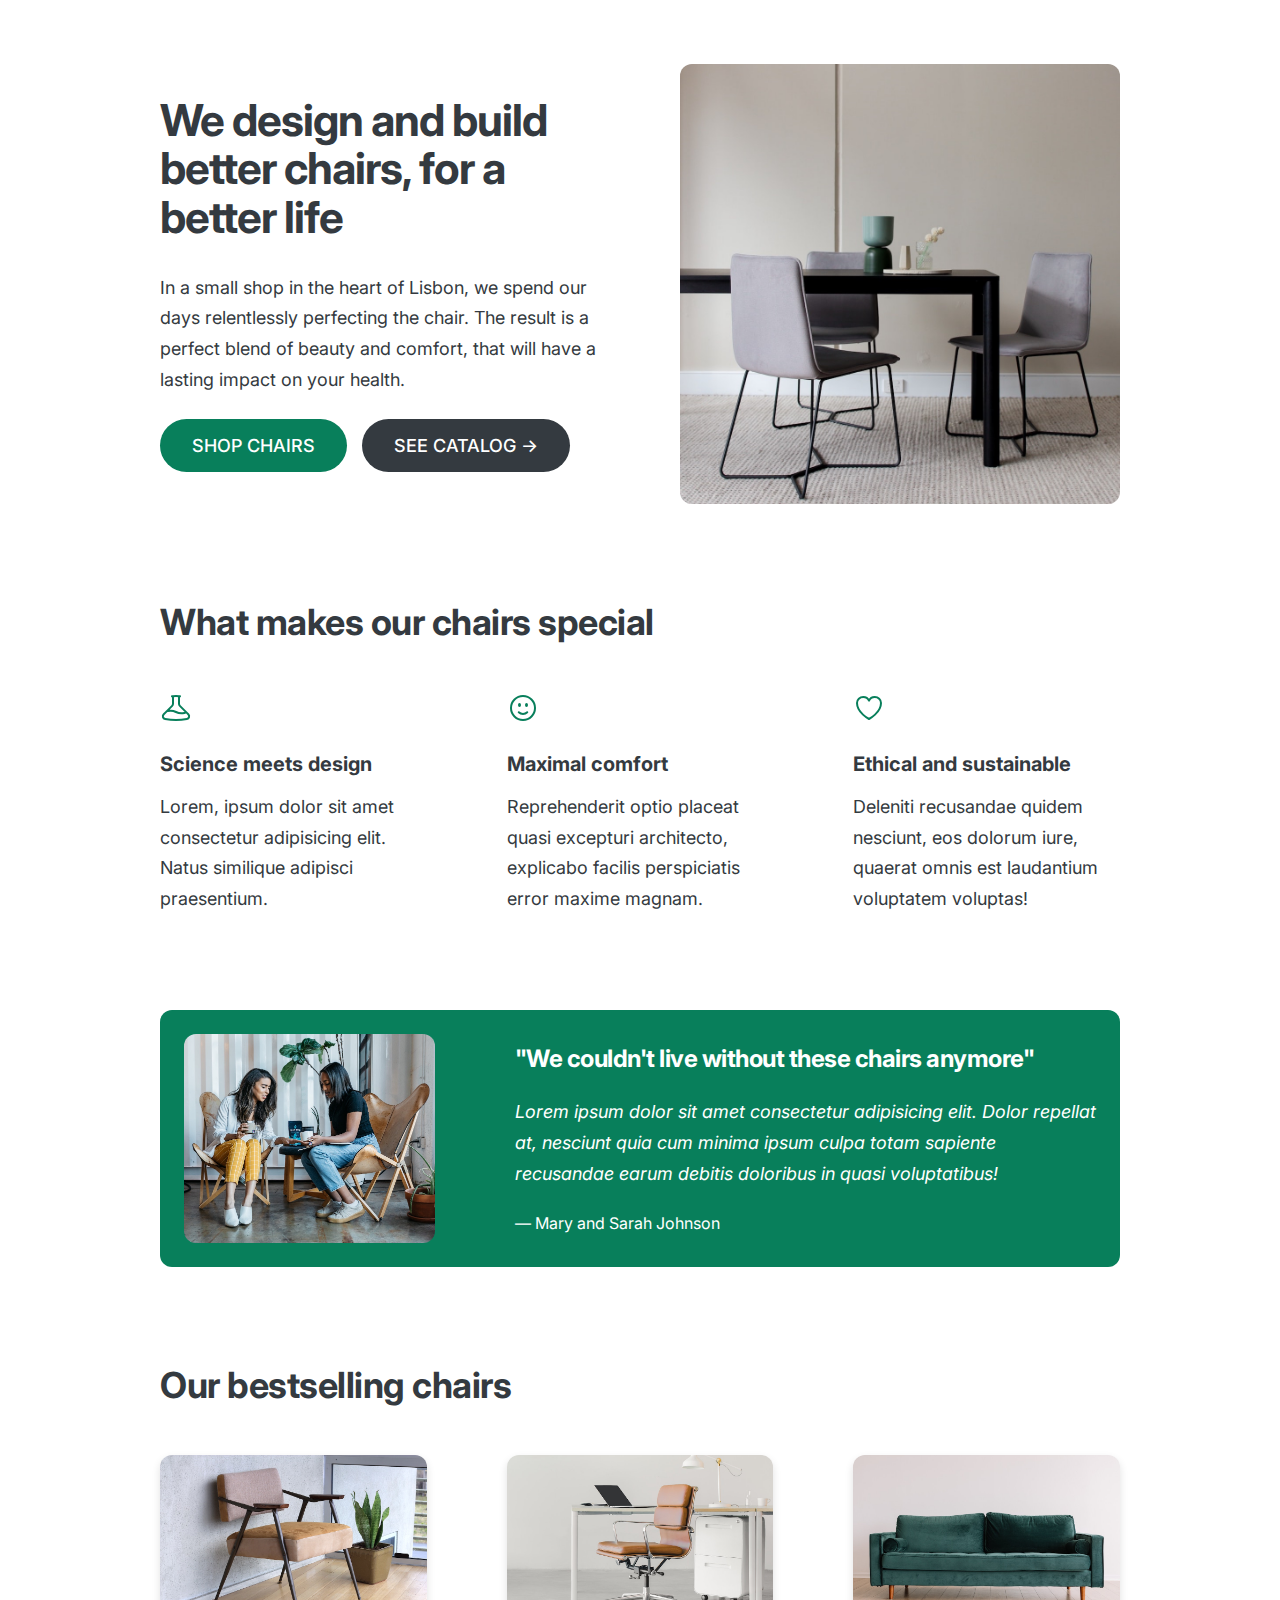
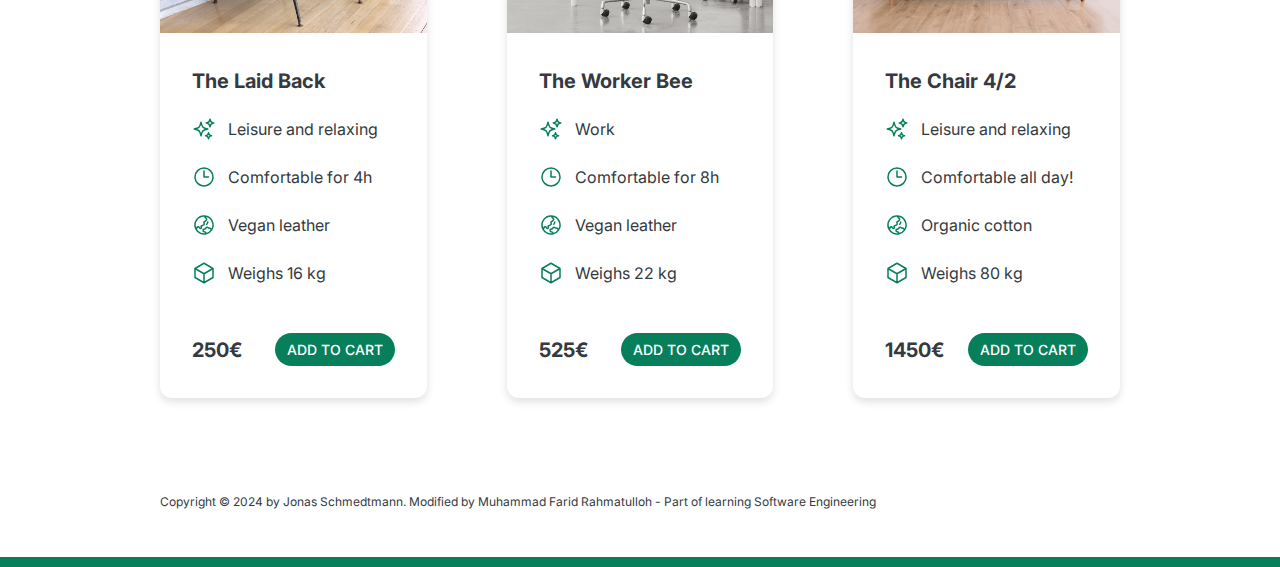
<file: index.html>
<!DOCTYPE html>
<html lang="en">
  <head>
    <meta charset="UTF-8" />
    <meta http-equiov="X-UA-Compatible" content="IE=edge" />
    <meta name="viewport" content="width=device-width, initial-scale=1.0" />
    <link rel="preconnect" href="https://fonts.googleapis.com" />
    <link rel="preconnect" href="https://fonts.gstatic.com" crossorigin />
    <link
      href="https://fonts.googleapis.com/css2?family=Inter:ital,opsz,wght@0,14..32,100..900;1,14..32,100..900&display=swap"
      rel="stylesheet"
    />
    <link rel="stylesheet" href="style.css" />
    <title>Lisbon Chair Shop</title>
  </head>
  <body>
    <div class="container">
      <header>
        <div class="header-text-box">
          <h1>We design and build better chairs, for a better life</h1>
          <p class="header-text">
            In a small shop in the heart of Lisbon, we spend our days
            relentlessly perfecting the chair. The result is a perfect blend of
            beauty and comfort, that will have a lasting impact on your health.
          </p>
          <div class="btn-header">
            <a class="btn btn-green btn--big" href="#">Shop chairs</a>
            <a class="btn btn-black btn--big" href="#">See Catalog &rarr;</a>
          </div>
        </div>
        <img src="img/hero.jpg" alt="Photo" />
      </header>

      <section>
        <h2>What makes our chairs special</h2>
        <div class="grid-3-cols">
          <div>
            <svg
              xmlns="http://www.w3.org/2000/svg"
              fill="none"
              viewBox="0 0 24 24"
              stroke-width="1.5"
              stroke="currentColor"
              class="features-icon"
            >
              <path
                stroke-linecap="round"
                stroke-linejoin="round"
                d="M9.75 3.104v5.714a2.25 2.25 0 0 1-.659 1.591L5 14.5M9.75 3.104c-.251.023-.501.05-.75.082m.75-.082a24.301 24.301 0 0 1 4.5 0m0 0v5.714c0 .597.237 1.17.659 1.591L19.8 15.3M14.25 3.104c.251.023.501.05.75.082M19.8 15.3l-1.57.393A9.065 9.065 0 0 1 12 15a9.065 9.065 0 0 0-6.23-.693L5 14.5m14.8.8 1.402 1.402c1.232 1.232.65 3.318-1.067 3.611A48.309 48.309 0 0 1 12 21c-2.773 0-5.491-.235-8.135-.687-1.718-.293-2.3-2.379-1.067-3.61L5 14.5"
              />
            </svg>

            <p class="features-title"><strong>Science meets design</strong></p>
            <p class="features-text">
              Lorem, ipsum dolor sit amet consectetur adipisicing elit. Natus
              similique adipisci praesentium.
            </p>
          </div>

          <div>
            <svg
              xmlns="http://www.w3.org/2000/svg"
              fill="none"
              viewBox="0 0 24 24"
              stroke-width="1.5"
              stroke="currentColor"
              class="features-icon"
            >
              <path
                stroke-linecap="round"
                stroke-linejoin="round"
                d="M15.182 15.182a4.5 4.5 0 0 1-6.364 0M21 12a9 9 0 1 1-18 0 9 9 0 0 1 18 0ZM9.75 9.75c0 .414-.168.75-.375.75S9 10.164 9 9.75 9.168 9 9.375 9s.375.336.375.75Zm-.375 0h.008v.015h-.008V9.75Zm5.625 0c0 .414-.168.75-.375.75s-.375-.336-.375-.75.168-.75.375-.75.375.336.375.75Zm-.375 0h.008v.015h-.008V9.75Z"
              />
            </svg>

            <p class="features-title">
              <strong>Maximal comfort</strong>
            </p>
            <p class="features-text">
              Reprehenderit optio placeat quasi excepturi architecto, explicabo
              facilis perspiciatis error maxime magnam.
            </p>
          </div>

          <div>
            <svg
              xmlns="http://www.w3.org/2000/svg"
              fill="none"
              viewBox="0 0 24 24"
              stroke-width="1.5"
              stroke="currentColor"
              class="features-icon"
            >
              <path
                stroke-linecap="round"
                stroke-linejoin="round"
                d="M21 8.25c0-2.485-2.099-4.5-4.688-4.5-1.935 0-3.597 1.126-4.312 2.733-.715-1.607-2.377-2.733-4.313-2.733C5.1 3.75 3 5.765 3 8.25c0 7.22 9 12 9 12s9-4.78 9-12Z"
              />
            </svg>

            <p class="features-title">
              <strong>Ethical and sustainable</strong>
            </p>
            <p class="features-text">
              Deleniti recusandae quidem nesciunt, eos dolorum iure, quaerat
              omnis est laudantium voluptatem voluptas!
            </p>
          </div>
        </div>
      </section>

      <section class="testimonial-section">
        <div class="grid-3-cols">
          <img src="img/customers.jpg" alt="People sitting on chairs" />
          <div class="testimonial-box">
            <h2>"We couldn't live without these chairs anymore"</h2>
            <blockquote class="testimonial-text">
              Lorem ipsum dolor sit amet consectetur adipisicing elit. Dolor
              repellat at, nesciunt quia cum minima ipsum culpa totam sapiente
              recusandae earum debitis doloribus in quasi voluptatibus!
            </blockquote>
            <p class="testimonial-author">&mdash; Mary and Sarah Johnson</p>
          </div>
        </div>
      </section>

      <section>
        <h2>Our bestselling chairs</h2>
        <div class="grid-3-cols">
          <figure class="chair">
            <img src="img/chair-1.jpg" alt="Chair" />
            <div class="chair-box">
              <h3>The Laid Back</h3>
              <ul class="chair-details">
                <li>
                  <svg
                    xmlns="http://www.w3.org/2000/svg"
                    fill="none"
                    viewBox="0 0 24 24"
                    stroke-width="1.5"
                    stroke="currentColor"
                    class="chair-icon"
                  >
                    <path
                      stroke-linecap="round"
                      stroke-linejoin="round"
                      d="M9.813 15.904 9 18.75l-.813-2.846a4.5 4.5 0 0 0-3.09-3.09L2.25 12l2.846-.813a4.5 4.5 0 0 0 3.09-3.09L9 5.25l.813 2.846a4.5 4.5 0 0 0 3.09 3.09L15.75 12l-2.846.813a4.5 4.5 0 0 0-3.09 3.09ZM18.259 8.715 18 9.75l-.259-1.035a3.375 3.375 0 0 0-2.455-2.456L14.25 6l1.036-.259a3.375 3.375 0 0 0 2.455-2.456L18 2.25l.259 1.035a3.375 3.375 0 0 0 2.456 2.456L21.75 6l-1.035.259a3.375 3.375 0 0 0-2.456 2.456ZM16.894 20.567 16.5 21.75l-.394-1.183a2.25 2.25 0 0 0-1.423-1.423L13.5 18.75l1.183-.394a2.25 2.25 0 0 0 1.423-1.423l.394-1.183.394 1.183a2.25 2.25 0 0 0 1.423 1.423l1.183.394-1.183.394a2.25 2.25 0 0 0-1.423 1.423Z"
                    />
                  </svg>
                  <!-- Span is a generic INLINE text element, it doesn't have any meaning. It's like a div element, but inline -->
                  <span>Leisure and relaxing</span>
                </li>
                <li>
                  <svg
                    xmlns="http://www.w3.org/2000/svg"
                    fill="none"
                    viewBox="0 0 24 24"
                    stroke-width="1.5"
                    stroke="currentColor"
                    class="chair-icon"
                  >
                    <path
                      stroke-linecap="round"
                      stroke-linejoin="round"
                      d="M12 6v6h4.5m4.5 0a9 9 0 1 1-18 0 9 9 0 0 1 18 0Z"
                    />
                  </svg>

                  <span>Comfortable for 4h</span>
                </li>
                <li>
                  <svg
                    xmlns="http://www.w3.org/2000/svg"
                    fill="none"
                    viewBox="0 0 24 24"
                    stroke-width="1.5"
                    stroke="currentColor"
                    class="chair-icon"
                  >
                    <path
                      stroke-linecap="round"
                      stroke-linejoin="round"
                      d="M12.75 3.03v.568c0 .334.148.65.405.864l1.068.89c.442.369.535 1.01.216 1.49l-.51.766a2.25 2.25 0 0 1-1.161.886l-.143.048a1.107 1.107 0 0 0-.57 1.664c.369.555.169 1.307-.427 1.605L9 13.125l.423 1.059a.956.956 0 0 1-1.652.928l-.679-.906a1.125 1.125 0 0 0-1.906.172L4.5 15.75l-.612.153M12.75 3.031a9 9 0 0 0-8.862 12.872M12.75 3.031a9 9 0 0 1 6.69 14.036m0 0-.177-.529A2.25 2.25 0 0 0 17.128 15H16.5l-.324-.324a1.453 1.453 0 0 0-2.328.377l-.036.073a1.586 1.586 0 0 1-.982.816l-.99.282c-.55.157-.894.702-.8 1.267l.073.438c.08.474.49.821.97.821.846 0 1.598.542 1.865 1.345l.215.643m5.276-3.67a9.012 9.012 0 0 1-5.276 3.67m0 0a9 9 0 0 1-10.275-4.835M15.75 9c0 .896-.393 1.7-1.016 2.25"
                    />
                  </svg>
                  <span>Vegan leather</span>
                </li>
                <li>
                  <svg
                    xmlns="http://www.w3.org/2000/svg"
                    fill="none"
                    viewBox="0 0 24 24"
                    stroke-width="1.5"
                    stroke="currentColor"
                    class="chair-icon"
                  >
                    <path
                      stroke-linecap="round"
                      stroke-linejoin="round"
                      d="m21 7.5-9-5.25L3 7.5m18 0-9 5.25m9-5.25v9l-9 5.25M3 7.5l9 5.25M3 7.5v9l9 5.25m0-9v9"
                    />
                  </svg>

                  <span>Weighs 16 kg</span>
                </li>
              </ul>
              <div class="chair-price">
                <strong>250€</strong>
                <a href="#" class="btn btn-green btn--small">Add to cart</a>
              </div>
            </div>
          </figure>

          <figure class="chair">
            <img src="img/chair-2.jpg" alt="Chair" />
            <div class="chair-box">
              <h3>The Worker Bee</h3>
              <ul class="chair-details">
                <li>
                  <svg
                    xmlns="http://www.w3.org/2000/svg"
                    fill="none"
                    viewBox="0 0 24 24"
                    stroke-width="1.5"
                    stroke="currentColor"
                    class="chair-icon"
                  >
                    <path
                      stroke-linecap="round"
                      stroke-linejoin="round"
                      d="M9.813 15.904 9 18.75l-.813-2.846a4.5 4.5 0 0 0-3.09-3.09L2.25 12l2.846-.813a4.5 4.5 0 0 0 3.09-3.09L9 5.25l.813 2.846a4.5 4.5 0 0 0 3.09 3.09L15.75 12l-2.846.813a4.5 4.5 0 0 0-3.09 3.09ZM18.259 8.715 18 9.75l-.259-1.035a3.375 3.375 0 0 0-2.455-2.456L14.25 6l1.036-.259a3.375 3.375 0 0 0 2.455-2.456L18 2.25l.259 1.035a3.375 3.375 0 0 0 2.456 2.456L21.75 6l-1.035.259a3.375 3.375 0 0 0-2.456 2.456ZM16.894 20.567 16.5 21.75l-.394-1.183a2.25 2.25 0 0 0-1.423-1.423L13.5 18.75l1.183-.394a2.25 2.25 0 0 0 1.423-1.423l.394-1.183.394 1.183a2.25 2.25 0 0 0 1.423 1.423l1.183.394-1.183.394a2.25 2.25 0 0 0-1.423 1.423Z"
                    />
                  </svg>
                  <span>Work</span>
                </li>
                <li>
                  <svg
                    xmlns="http://www.w3.org/2000/svg"
                    fill="none"
                    viewBox="0 0 24 24"
                    stroke-width="1.5"
                    stroke="currentColor"
                    class="chair-icon"
                  >
                    <path
                      stroke-linecap="round"
                      stroke-linejoin="round"
                      d="M12 6v6h4.5m4.5 0a9 9 0 1 1-18 0 9 9 0 0 1 18 0Z"
                    />
                  </svg>
                  <span>Comfortable for 8h</span>
                </li>
                <li>
                  <svg
                    xmlns="http://www.w3.org/2000/svg"
                    fill="none"
                    viewBox="0 0 24 24"
                    stroke-width="1.5"
                    stroke="currentColor"
                    class="chair-icon"
                  >
                    <path
                      stroke-linecap="round"
                      stroke-linejoin="round"
                      d="M12.75 3.03v.568c0 .334.148.65.405.864l1.068.89c.442.369.535 1.01.216 1.49l-.51.766a2.25 2.25 0 0 1-1.161.886l-.143.048a1.107 1.107 0 0 0-.57 1.664c.369.555.169 1.307-.427 1.605L9 13.125l.423 1.059a.956.956 0 0 1-1.652.928l-.679-.906a1.125 1.125 0 0 0-1.906.172L4.5 15.75l-.612.153M12.75 3.031a9 9 0 0 0-8.862 12.872M12.75 3.031a9 9 0 0 1 6.69 14.036m0 0-.177-.529A2.25 2.25 0 0 0 17.128 15H16.5l-.324-.324a1.453 1.453 0 0 0-2.328.377l-.036.073a1.586 1.586 0 0 1-.982.816l-.99.282c-.55.157-.894.702-.8 1.267l.073.438c.08.474.49.821.97.821.846 0 1.598.542 1.865 1.345l.215.643m5.276-3.67a9.012 9.012 0 0 1-5.276 3.67m0 0a9 9 0 0 1-10.275-4.835M15.75 9c0 .896-.393 1.7-1.016 2.25"
                    />
                  </svg>
                  <span>Vegan leather</span>
                </li>
                <li>
                  <svg
                    xmlns="http://www.w3.org/2000/svg"
                    fill="none"
                    viewBox="0 0 24 24"
                    stroke-width="1.5"
                    stroke="currentColor"
                    class="chair-icon"
                  >
                    <path
                      stroke-linecap="round"
                      stroke-linejoin="round"
                      d="m21 7.5-9-5.25L3 7.5m18 0-9 5.25m9-5.25v9l-9 5.25M3 7.5l9 5.25M3 7.5v9l9 5.25m0-9v9"
                    />
                  </svg>
                  <span>Weighs 22 kg</span>
                </li>
              </ul>
              <div class="chair-price">
                <strong>525€</strong>
                <a href="#" class="btn btn-green btn--small">Add to cart</a>
              </div>
            </div>
          </figure>

          <figure class="chair">
            <img src="img/chair-3.jpg" alt="Chair" />
            <div class="chair-box">
              <h3>The Chair 4/2</h3>
              <ul class="chair-details">
                <li>
                  <svg
                    xmlns="http://www.w3.org/2000/svg"
                    fill="none"
                    viewBox="0 0 24 24"
                    stroke-width="1.5"
                    stroke="currentColor"
                    class="chair-icon"
                  >
                    <path
                      stroke-linecap="round"
                      stroke-linejoin="round"
                      d="M9.813 15.904 9 18.75l-.813-2.846a4.5 4.5 0 0 0-3.09-3.09L2.25 12l2.846-.813a4.5 4.5 0 0 0 3.09-3.09L9 5.25l.813 2.846a4.5 4.5 0 0 0 3.09 3.09L15.75 12l-2.846.813a4.5 4.5 0 0 0-3.09 3.09ZM18.259 8.715 18 9.75l-.259-1.035a3.375 3.375 0 0 0-2.455-2.456L14.25 6l1.036-.259a3.375 3.375 0 0 0 2.455-2.456L18 2.25l.259 1.035a3.375 3.375 0 0 0 2.456 2.456L21.75 6l-1.035.259a3.375 3.375 0 0 0-2.456 2.456ZM16.894 20.567 16.5 21.75l-.394-1.183a2.25 2.25 0 0 0-1.423-1.423L13.5 18.75l1.183-.394a2.25 2.25 0 0 0 1.423-1.423l.394-1.183.394 1.183a2.25 2.25 0 0 0 1.423 1.423l1.183.394-1.183.394a2.25 2.25 0 0 0-1.423 1.423Z"
                    />
                  </svg>
                  <span>Leisure and relaxing</span>
                </li>
                <li>
                  <svg
                    xmlns="http://www.w3.org/2000/svg"
                    fill="none"
                    viewBox="0 0 24 24"
                    stroke-width="1.5"
                    stroke="currentColor"
                    class="chair-icon"
                  >
                    <path
                      stroke-linecap="round"
                      stroke-linejoin="round"
                      d="M12 6v6h4.5m4.5 0a9 9 0 1 1-18 0 9 9 0 0 1 18 0Z"
                    />
                  </svg>
                  <span>Comfortable all day!</span>
                </li>
                <li>
                  <svg
                    xmlns="http://www.w3.org/2000/svg"
                    fill="none"
                    viewBox="0 0 24 24"
                    stroke-width="1.5"
                    stroke="currentColor"
                    class="chair-icon"
                  >
                    <path
                      stroke-linecap="round"
                      stroke-linejoin="round"
                      d="M12.75 3.03v.568c0 .334.148.65.405.864l1.068.89c.442.369.535 1.01.216 1.49l-.51.766a2.25 2.25 0 0 1-1.161.886l-.143.048a1.107 1.107 0 0 0-.57 1.664c.369.555.169 1.307-.427 1.605L9 13.125l.423 1.059a.956.956 0 0 1-1.652.928l-.679-.906a1.125 1.125 0 0 0-1.906.172L4.5 15.75l-.612.153M12.75 3.031a9 9 0 0 0-8.862 12.872M12.75 3.031a9 9 0 0 1 6.69 14.036m0 0-.177-.529A2.25 2.25 0 0 0 17.128 15H16.5l-.324-.324a1.453 1.453 0 0 0-2.328.377l-.036.073a1.586 1.586 0 0 1-.982.816l-.99.282c-.55.157-.894.702-.8 1.267l.073.438c.08.474.49.821.97.821.846 0 1.598.542 1.865 1.345l.215.643m5.276-3.67a9.012 9.012 0 0 1-5.276 3.67m0 0a9 9 0 0 1-10.275-4.835M15.75 9c0 .896-.393 1.7-1.016 2.25"
                    />
                  </svg>
                  <span>Organic cotton</span>
                </li>
                <li>
                  <svg
                    xmlns="http://www.w3.org/2000/svg"
                    fill="none"
                    viewBox="0 0 24 24"
                    stroke-width="1.5"
                    stroke="currentColor"
                    class="chair-icon"
                  >
                    <path
                      stroke-linecap="round"
                      stroke-linejoin="round"
                      d="m21 7.5-9-5.25L3 7.5m18 0-9 5.25m9-5.25v9l-9 5.25M3 7.5l9 5.25M3 7.5v9l9 5.25m0-9v9"
                    />
                  </svg>
                  <span>Weighs 80 kg</span>
                </li>
              </ul>
              <div class="chair-price">
                <strong>1450€</strong>
                <a href="#" class="btn btn-green btn--small">Add to cart</a>
              </div>
            </div>
          </figure>
        </div>
      </section>

      <footer>
        Copyright &copy; 2024 by Jonas Schmedtmann. Modified by Muhammad Farid
        Rahmatulloh - Part of learning Software Engineering
      </footer>
    </div>
  </body>
</html>
</file>
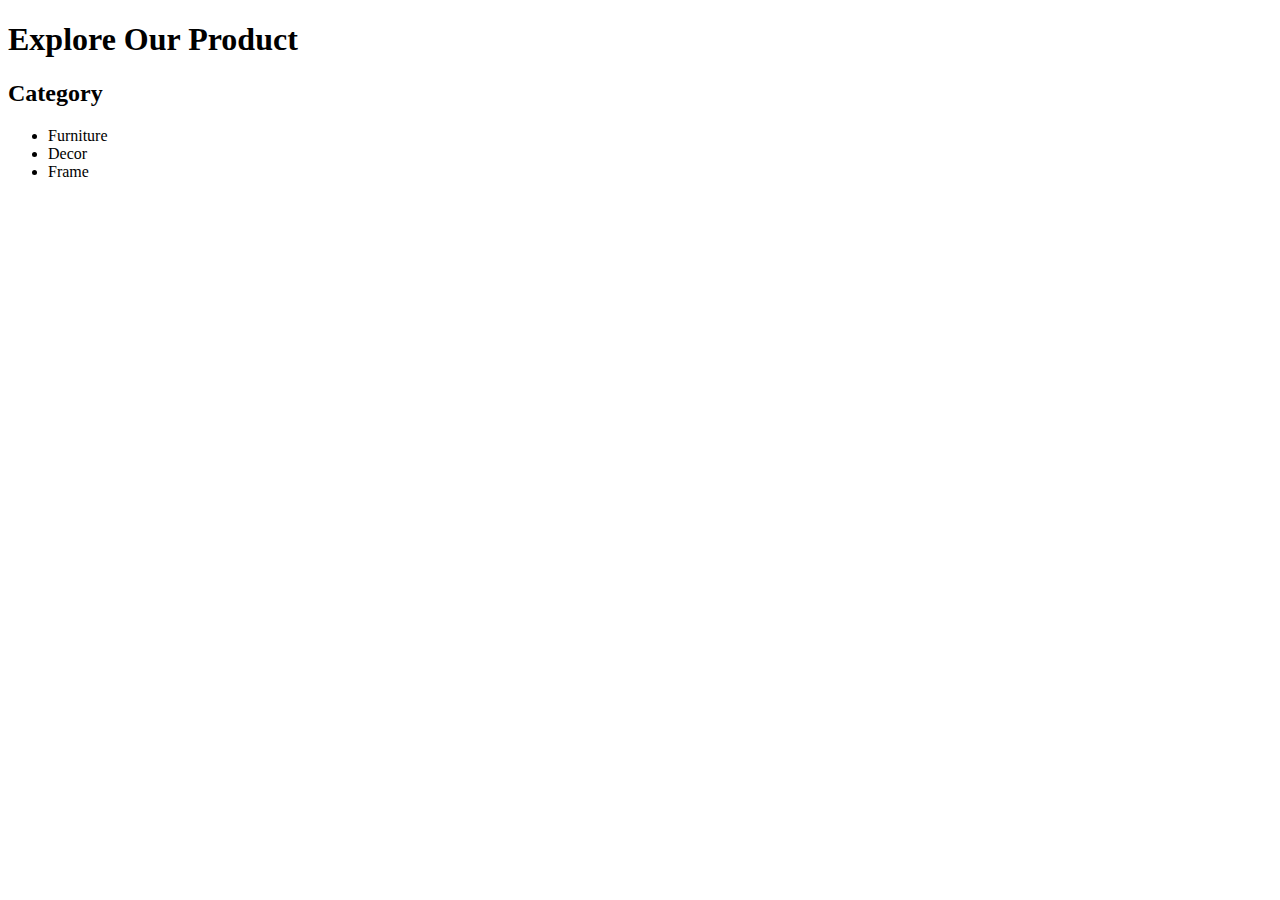
<file: catalog.html>
<!DOCTYPE html>
<html lang="en">
  <head>
    <meta charset="UTF-8" />
    <meta name="viewport" content="width=device-width, initial-scale=1.0" />
    <title>Catalog</title>
  </head>
  <body>
    <header><h1>Explore Our Product</h1></header>
    <section>
      <h2>Category</h2>
      <ul>
        <li>Furniture</li>
        <li>Decor</li>
        <li>Frame</li>
      </ul>
    </section>
  </body>
</html>
</file>
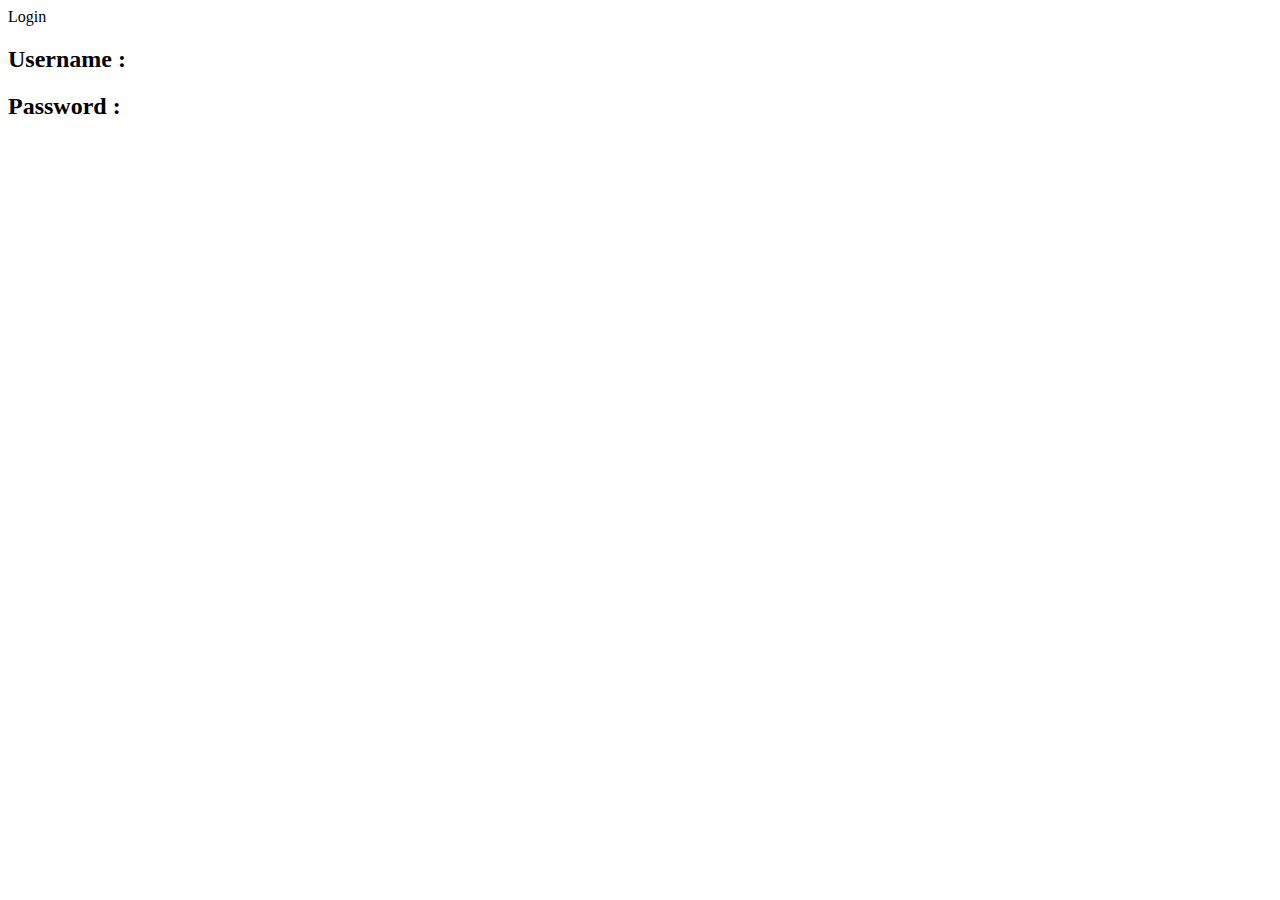
<file: login.html>
<!DOCTYPE html>
<html lang="en">
  <head>
    <meta charset="UTF-8" />
    <meta name="viewport" content="width=device-width, initial-scale=1.0" />
    <title>Login</title>
  </head>
  <body>
    <header>Login</header>
    <h2>Username :</h2>
    <h2>Password :</h2>
  </body>
</html>
</file>
<file: style.css>
/*
SPACING SYSTEM (px)
2 / 4 / 8 / 12 / 16 / 24 / 32 / 48 / 64 / 80 / 96 / 128

FONT SIZE SYSTEM (px)
10 / 12 / 14 / 16 / 18 / 20 / 24 / 30 / 36 / 44 / 52 / 62 / 74 / 86 / 98
*/

/* MAIN COLOR : #087f5b 
TEXT COLOR : #343a40*/

* {
  margin: 0;
  padding: 0;
  box-sizing: border-box;
}

/* ------------------------ */
/* GENERAL STYLES */
/* ------------------------ */
body {
  font-family: "Inter", sans-serif;
  color: #343a40;
  border-bottom: 10px solid #087f5b;
}

.container {
  width: 960px;
  margin: 0 auto;
}

header,
section {
  margin-bottom: 96px;
}

h2 {
  margin-bottom: 48px;
  font-size: 36px;
  letter-spacing: -0.5px;
}

.grid-3-cols {
  display: grid;
  grid-template-columns: repeat(3, 1fr);
  column-gap: 80px;
}

/* ------------------------ */
/* COMPONENT STYLES */
/* ------------------------ */

/* HEADER */
header {
  display: grid;
  grid-template-columns: repeat(2, 1fr);
  column-gap: 80px;
  margin-top: 64px;
}

.header-text-box {
  align-self: center;
}

h1 {
  margin-bottom: 32px;
  font-size: 44px;
  line-height: 1.1;
  letter-spacing: -1px;
}

.header-text {
  margin-bottom: 24px;
  font-size: 18px;
  line-height: 1.7;
}

img {
  width: 100%;
  border-radius: 12px;
}

.btn {
  border-radius: 50px;
}

.btn:link,
.btn:visited {
  color: #fff;
  font-weight: 500;
  text-transform: uppercase;
  text-decoration: none;
  display: inline-block;
}

.btn--big {
  font-size: 18px;
  padding: 16px 32px;
}

.btn--small {
  font-size: 14px;
  padding: 8px 12px;
}

.btn-header {
  display: flex;
  gap: 15px;
}

.btn-green {
  background-color: #087f5b;
}

.btn-green:hover,
.btn-green:active {
  background-color: #099268;
}

.btn-black {
  background-color: #343a40;
}

.btn-black:hover,
.btn-black:active {
  background-color: #495057;
}

/* FEATURES */
.features-icon {
  stroke: #087f5b;
  width: 32px;
  height: 32px;
  margin-bottom: 24px;
}

.features-title {
  margin-bottom: 16px;
  font-size: 20px;
}

.features-text {
  font-size: 18px;
  line-height: 1.7;
}

/* TESTIMONIAL */
.testimonial-section {
  background-color: #087f5b;
  color: #fff;
  padding: 24px;
  border-radius: 12px;
}

.testimonial-box {
  grid-column: 2 / -1;
  align-self: center;
}

.testimonial-box h2 {
  margin-bottom: 24px;
  font-size: 24px;
}

.testimonial-text {
  font-style: italic;
  margin-bottom: 24px;
  font-size: 18px;
  line-height: 1.7;
}

/* CHAIRS */
.chair {
  box-shadow: 0 4px 8px 0 rgba(0, 0, 0, 0.12);
  border-radius: 12px;
}

.chair img {
  border-bottom-left-radius: 0;
  border-bottom-right-radius: 0;
}

.chair-box {
  padding: 32px;
}

h3 {
  margin-bottom: 24px;
  font-size: 20px;
}

.chair-details {
  list-style: none;
  margin-bottom: 48px;
}

.chair-details li {
  display: flex;
  align-items: center;
  gap: 12px;
  margin-bottom: 24px;
}

.chair-details li:last-child {
  margin-bottom: 0;
}

.chair-icon {
  stroke: #087f5b;
  width: 24px;
  height: 24px;
}

.chair-price {
  display: flex;
  justify-content: space-between;
  align-items: center;
  font-size: 20px;
}

footer {
  margin-bottom: 48px;
  font-size: 12px;
}
</file>
